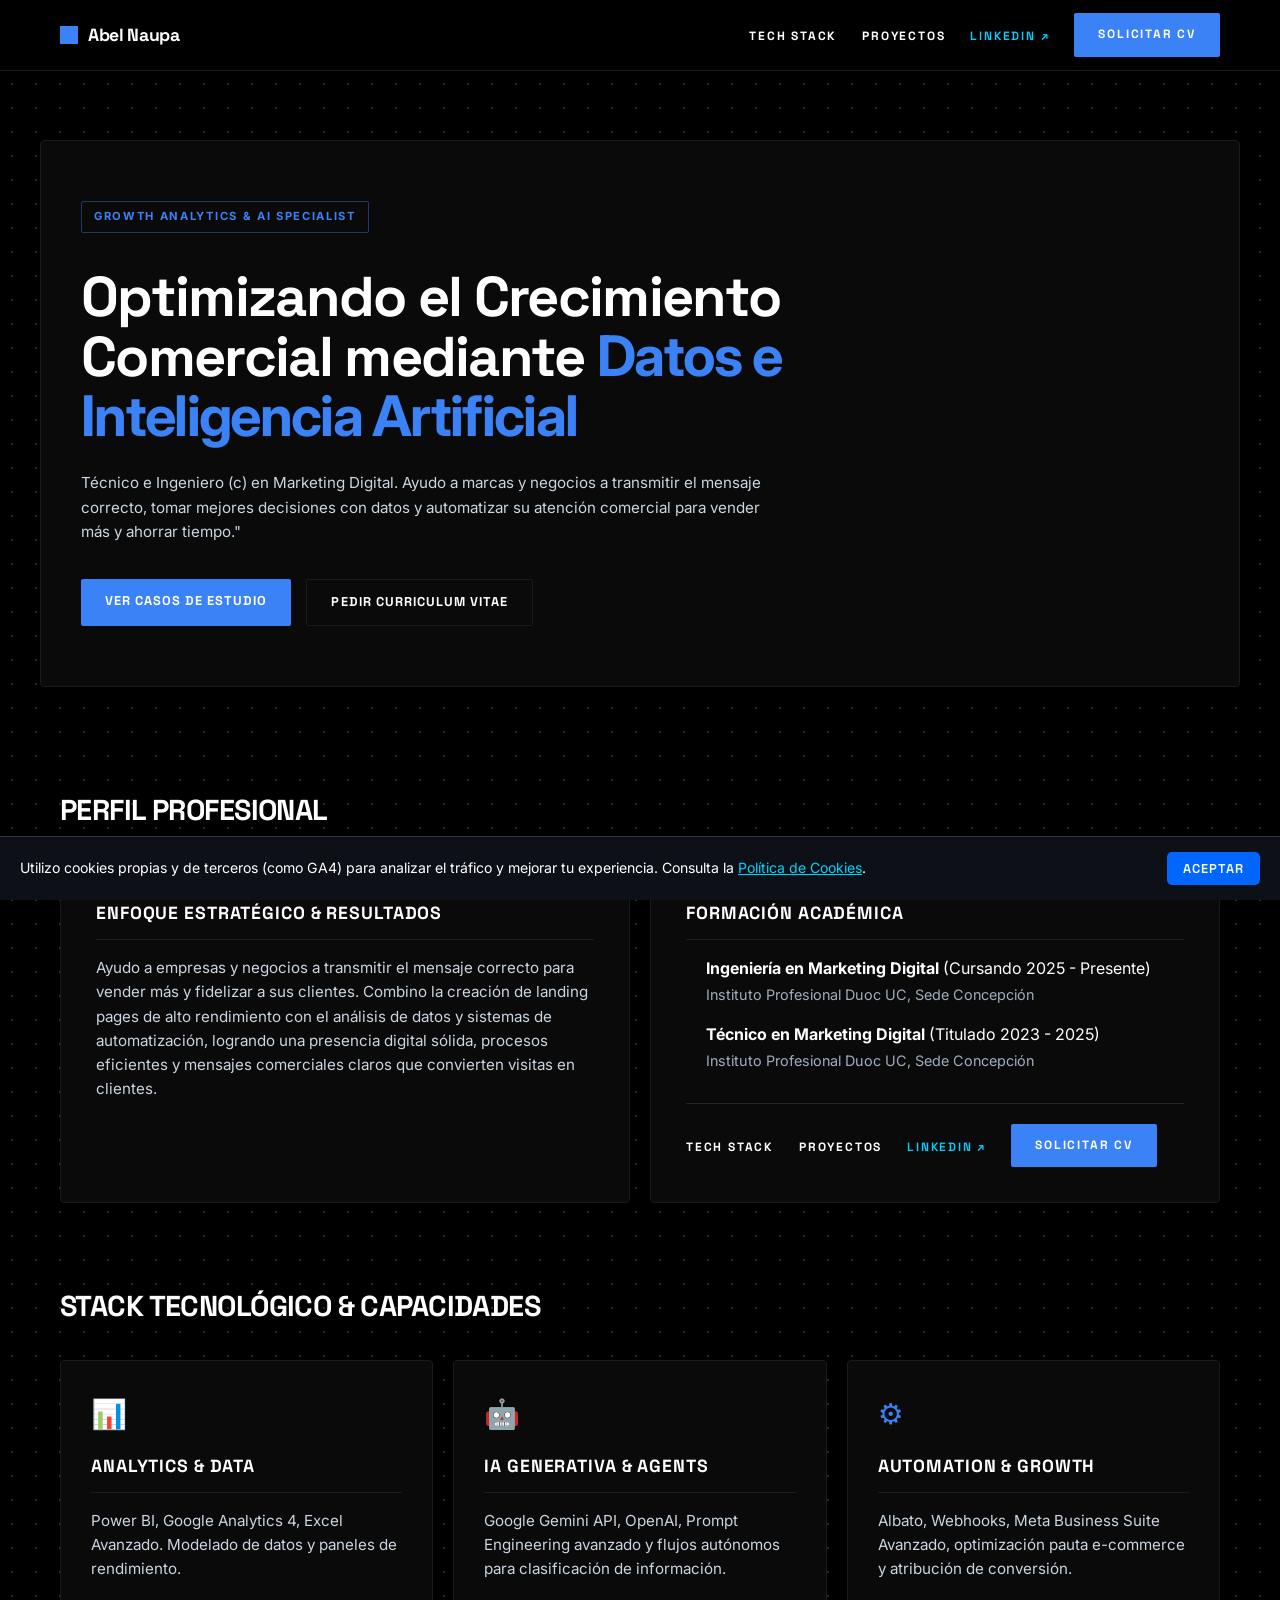
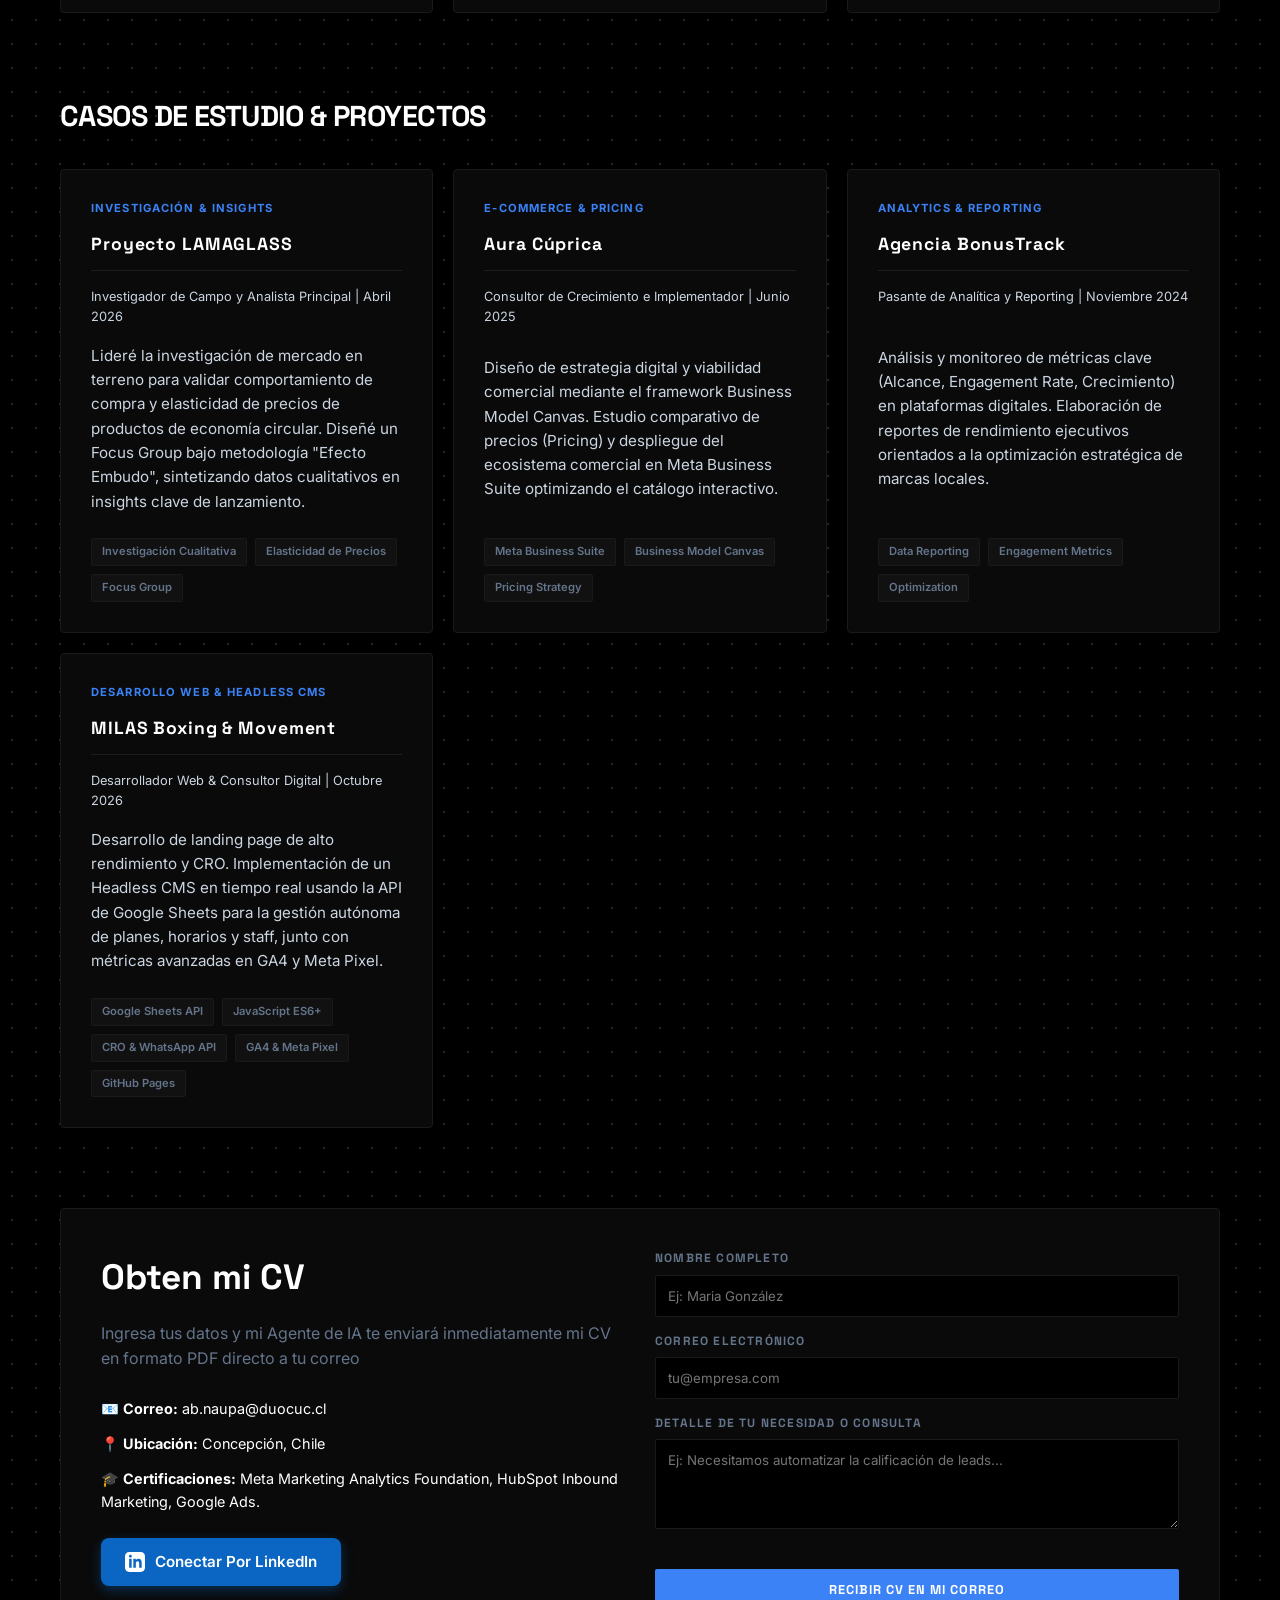
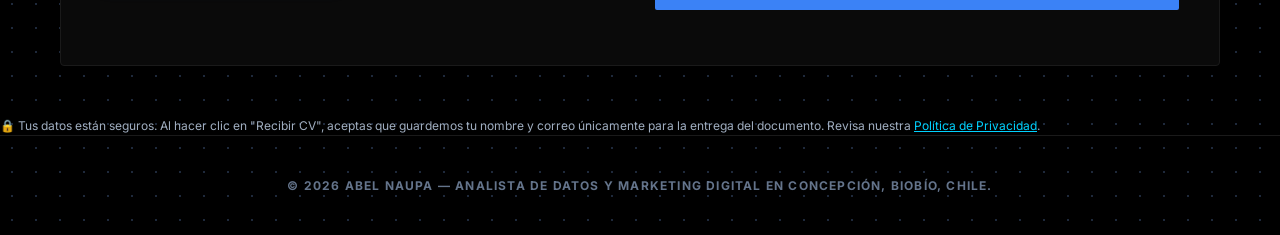
<file: index.html>
<!DOCTYPE html>
<html lang="es">
<head>
    <meta charset="UTF-8">
    <meta name="viewport" content="width=device-width, initial-scale=1.0">
    
    <!-- Etiquetas SEO Principales -->
    <title>Abel Naupa | Growth Analytics & AI Specialist</title>
    <meta name="description" content="Portafolio profesional de Abel Naupa. Especialista en Growth Analytics, optimización de pauta, Power BI, automatización con IA Generativa en Chile, Portafolio de Abel Naupa: Estudiante de Ingeniería en Marketing Digital en Duoc UC Concepción. Especialista en Power BI, GA4, Growth Marketing y automatización de procesos con IA.">
    <meta name="keywords" content="Abel Naupa, Growth Analytics, Marketing Digital Chile, Power BI, Agentes de IA, Albato, Gemini API, Concepción Analista de Marketing Digital, Especialista en Power BI, Consultor de Growth Marketing, Automatización con IA, GA4, Portafolio marketing digital Concepción Chile, IA Generativa aplicada a marketing, automatización comercial con Webhooks">
    <meta name="author" content="Abel Naupa">
    <meta name="robots" content="index, follow">

    <!-- Open Graph (Para que se vea elegante cuando compartas tu link por WhatsApp, LinkedIn o correo) -->
    <meta property="og:title" content="Abel Naupa | Analista de Marketing Digital & Automatización con IA">
    <meta property="og:description" content="Optimizando el Crecimiento Comercial mediante Datos e Inteligencia Artificial. Revisa mis proyectos y prueba el agente comercial Especialista en dashboards con Power BI, analítica en GA4 y flujos de automatización comercial. Explora mis proyectos y descarga mi CV..">
    <meta property="og:type" content="website">
    <meta property="og:locale" content="es_CL">

    <!-- Google Fonts & CSS -->
    <link rel="stylesheet" href="style.css">
    <link rel="preconnect" href="https://fonts.googleapis.com">
    <link rel="preconnect" href="https://fonts.gstatic.com" crossorigin>
    <link href="https://fonts.googleapis.com/css2?family=Inter:wght@300;400;600;800&display=swap" rel="stylesheet">
    
    <!-- Cloudflare Turnstile -->
    <script src="https://challenges.cloudflare.com/turnstile/v0/api.js" async defer></script>
</head>
<body>

<!-- Navegación -->
<nav class="navbar">
    <div class="container nav-container">
        <a href="#" class="logo" style="color: #ffffff !important; text-decoration: none;">Abel Naupa</a>
        <ul class="nav-links" style="list-style: none !important; display: flex; align-items: center; gap: 25px; margin: 0; padding: 0;">
            <li style="list-style: none !important;"><a href="#stack" style="color: #ffffff !important; text-decoration: none !important;">Tech Stack</a></li>
            <li style="list-style: none !important;"><a href="#proyectos" style="color: #ffffff !important; text-decoration: none !important;">Proyectos</a></li>
            <li style="list-style: none !important;"><a href="https://www.linkedin.com/in/abel-naupa-2a7902325/" target="_blank" rel="noopener noreferrer" style="color: #00d2ff !important; text-decoration: none !important; font-weight: 600;">LinkedIn ↗</a></li>
            <li style="list-style: none !important;"><a href="#contacto" class="btn-primary" style="white-space: nowrap !important;">Solicitar CV</a></li>
        </ul>
    </div>
</nav>
    <!-- Hero Section -->
    <header class="hero">
        <div class="container hero-content">
            <span class="badge">Growth Analytics & AI Specialist</span>
            <h1>Optimizando el Crecimiento Comercial mediante <span>Datos e Inteligencia Artificial</span></h1>
            <p>Técnico e Ingeniero (c) en Marketing Digital. Ayudo a marcas y negocios a transmitir el mensaje correcto, tomar mejores decisiones con datos y automatizar su atención comercial para vender más y ahorrar tiempo."</p>
            <div class="hero-buttons">
                <a href="#proyectos" class="btn-primary">Ver Casos de Estudio</a>
                <a href="#contacto" class="btn-secondary">Pedir Curriculum Vitae</a>
            </div>
        </div>
    </header>

    <!-- Sobre Mí -->
    <section id="sobre-mi" class="section">
        <div class="container">
            <h2 class="section-title">Perfil Profesional</h2>
            <div class="about-grid">
                <div class="about-card">
                 <h3>Enfoque Estratégico & Resultados</h3>
                    <p>Ayudo a empresas y negocios a transmitir el mensaje correcto para vender más y fidelizar a sus clientes. Combino la creación de landing pages de alto rendimiento con el análisis de datos y sistemas de automatización, logrando una presencia digital sólida, procesos eficientes y mensajes comerciales claros que convierten visitas en clientes.</p>
                    </div>
                <div class="about-card">
                    <h3>Formación Académica</h3>
                  <!-- Lista de Formación Académica -->
<ul class="academic-list" style="margin-bottom: 30px; padding-left: 20px;">
    <li style="margin-bottom: 15px;">
        <strong>Ingeniería en Marketing Digital</strong> (Cursando 2025 - Presente)<br>
        <span style="color: #a0aec0; font-size: 0.9em;">Instituto Profesional Duoc UC, Sede Concepción</span>
    </li>
    <li style="margin-bottom: 15px;">
        <strong>Técnico en Marketing Digital</strong> (Titulado 2023 - 2025)<br>
        <span style="color: #a0aec0; font-size: 0.9em;">Instituto Profesional Duoc UC, Sede Concepción</span>
    </li>
</ul>

<!-- Menú de Navegación Inferior Separado -->
<div style="border-top: 1px solid rgba(255, 255, 255, 0.1); padding-top: 20px; margin-top: 20px;">
            <ul class="nav-links" style="list-style: none !important; display: flex; align-items: center; gap: 25px; margin: 0; padding: 0;">
            <li style="list-style: none !important;"><a href="#stack" style="color: #ffffff !important; text-decoration: none !important;">Tech Stack</a></li>
            <li style="list-style: none !important;"><a href="#proyectos" style="color: #ffffff !important; text-decoration: none !important;">Proyectos</a></li>
            <li style="list-style: none !important;"><a href="https://www.linkedin.com/in/abel-naupa-2a7902325/" target="_blank" rel="noopener noreferrer" style="color: #00d2ff !important; text-decoration: none !important; font-weight: 600;">LinkedIn ↗</a></li>
            <li style="list-style: none !important;"><a href="#contacto" class="btn-primary" style="white-space: nowrap !important;">Solicitar CV</a></li>
        </ul>
</div>
                </div>
            </div>
        </div>
    </section>

    <!-- Stack Tecnológico -->
    <section id="stack" class="section bg-light">
        <div class="container">
            <h2 class="section-title">Stack Tecnológico & Capacidades</h2>
            <div class="stack-grid">
                <div class="stack-card">
                    <div class="icon">📊</div>
                    <h3>Analytics & Data</h3>
                    <p> Power BI, Google Analytics 4, Excel Avanzado. Modelado de datos y paneles de rendimiento.</p>
                </div>
                <div class="stack-card">
                    <div class="icon">🤖</div>
                    <h3>IA Generativa & Agents</h3>
                    <p>Google Gemini API, OpenAI, Prompt Engineering avanzado y flujos autónomos para clasificación de información.</p>
                </div>
                <div class="stack-card">
                    <div class="icon">⚙️</div>
                    <h3>Automation & Growth</h3>
                    <p>Albato, Webhooks, Meta Business Suite Avanzado, optimización pauta e-commerce y atribución de conversión.</p>
                </div>
            </div>
        </div>
    </section>

<!-- Proyectos / Casos de Estudio -->
    <section id="proyectos" class="section">
        <div class="container">
            <h2 class="section-title">Casos de Estudio & Proyectos</h2>
            <div class="projects-grid">
                
                <!-- Proyecto 1 -->
                <article class="project-card">
                    <div class="project-tag">Investigación & Insights</div>
                    <h3>Proyecto LAMAGLASS</h3>
                    <p class="role">Investigador de Campo y Analista Principal | Abril 2026</p>
                    <p>Lideré la investigación de mercado en terreno para validar comportamiento de compra y elasticidad de precios de productos de economía circular. Diseñé un Focus Group bajo metodología "Efecto Embudo", sintetizando datos cualitativos en insights clave de lanzamiento.</p>
                    <div class="project-tech">
                        <span>Investigación Cualitativa</span>
                        <span>Elasticidad de Precios</span>
                        <span>Focus Group</span>
                    </div>
                </article>

                <!-- Proyecto 2 -->
                <article class="project-card">
                    <div class="project-tag">E-commerce & Pricing</div>
                    <h3>Aura Cúprica</h3>
                    <p class="role">Consultor de Crecimiento e Implementador | Junio 2025</p>
                    <p>Diseño de estrategia digital y viabilidad comercial mediante el framework Business Model Canvas. Estudio comparativo de precios (Pricing) y despliegue del ecosistema comercial en Meta Business Suite optimizando el catálogo interactivo.</p>
                    <div class="project-tech">
                        <span>Meta Business Suite</span>
                        <span>Business Model Canvas</span>
                        <span>Pricing Strategy</span>
                    </div>
                </article>

                <!-- Proyecto 3 -->
                <article class="project-card">
                    <div class="project-tag">Analytics & Reporting</div>
                    <h3>Agencia BonusTrack</h3>
                    <p class="role">Pasante de Analítica y Reporting | Noviembre 2024</p>
                    <p>Análisis y monitoreo de métricas clave (Alcance, Engagement Rate, Crecimiento) en plataformas digitales. Elaboración de reportes de rendimiento ejecutivos orientados a la optimización estratégica de marcas locales.</p>
                    <div class="project-tech">
                        <span>Data Reporting</span>
                        <span>Engagement Metrics</span>
                        <span>Optimization</span>
                    </div>
                </article>

                <!-- Proyecto 4: MILAS Boxing -->
                <article class="project-card">
                    <div class="project-tag">Desarrollo Web & Headless CMS</div>
                    <h3>MILAS Boxing & Movement</h3>
                    <p class="role">Desarrollador Web & Consultor Digital | Octubre 2026</p>
                    <p>Desarrollo de landing page de alto rendimiento y CRO. Implementación de un Headless CMS en tiempo real usando la API de Google Sheets para la gestión autónoma de planes, horarios y staff, junto con métricas avanzadas en GA4 y Meta Pixel.</p>
                    <div class="project-tech">
                        <span>Google Sheets API</span>
                        <span>JavaScript ES6+</span>
                        <span>CRO & WhatsApp API</span>
                        <span>GA4 & Meta Pixel</span>
                        <span>GitHub Pages</span>
                    </div>
                </article>

            </div> <!-- Cierre correcto de projects-grid -->
        </div>
    </section>
    <!-- Sección de Formulario Inteligente  -->
    <section id="contacto" class="section bg-dark">
        <div class="container">
            <div class="contact-wrapper">
                <div class="contact-info">
                    <h2>Obten mi CV</h2>
                    <p>Ingresa tus datos y mi Agente de IA te enviará inmediatamente mi CV en formato PDF directo a tu correo</p>
                   <div class="contact-info">
    
    <ul class="contact-details">
        <li>📧 <strong>Correo:</strong> ab.naupa@duocuc.cl</li>
        <li>📍 <strong>Ubicación:</strong> Concepción, Chile</li>
        <li>🎓 <strong>Certificaciones:</strong> Meta Marketing Analytics Foundation, HubSpot Inbound Marketing, Google Ads.</li>
    </ul>

    <!-- Botón Destacado e Intuitivo de LinkedIn -->
    <div style="margin-top: 25px;">
    <a href="https://www.linkedin.com/in/abel-naupa-2a7902325/" target="_blank" rel="noopener noreferrer" style="display: inline-flex; align-items: center; gap: 10px; background-color: #0a66c2 !important; color: #ffffff !important; padding: 12px 24px; border-radius: 8px; font-weight: 600; font-size: 0.95rem; text-decoration: none !important; box-shadow: 0 4px 12px rgba(10, 102, 194, 0.4);">
        <svg xmlns="http://www.w3.org/2000/svg" width="20" height="20" viewBox="0 0 24 24" fill="#ffffff"><path d="M19 0h-14c-2.761 0-5 2.239-5 5v14c0 2.761 2.239 5 5 5h14c2.762 0 5-2.239 5-5v-14c0-2.761-2.238-5-5-5zm-11 19h-3v-11h3v11zm-1.5-12.268c-.966 0-1.75-.79-1.75-1.764s.784-1.764 1.75-1.764 1.75.79 1.75 1.764-.783 1.764-1.75 1.764zm13.5 12.268h-3v-5.604c0-3.368-4-3.113-4 0v5.604h-3v-11h3v1.765c1.396-2.586 7-2.777 7 2.476v6.759z"/></svg>
        Conectar Por LinkedIn
    </a>
</div>
</div>
                </div>
                <!-- Campo trampa invisible para bots -->
                <form id="ai-form" class="contact-form">
                 <input type="text" name="website" id="honeypot" style="display:none !important;" tabindex="-1" autocomplete="off">
                    <div class="form-group">
                        <label for="nombre">Nombre Completo</label>
                        <input type="text" id="nombre" name="nombre" required placeholder="Ej: Maria González">
                    </div>
                    <div class="form-group">
                        <label for="email">Correo Electrónico</label>
                        <input type="email" id="email" name="email" required placeholder="tu@empresa.com">
                    </div>
                    <div class="form-group">
                        <label for="mensaje">Detalle de tu necesidad o consulta</label>
                        <textarea id="mensaje" name="mensaje" rows="4" required placeholder="Ej: Necesitamos automatizar la calificación de leads..."></textarea>
                    </div>
                     <div class="cf-turnstile" data-sitekey="0x4AAAAAAFC4llNG4Z_oxNs-"></div>
                    <button type="submit" class="btn-primary btn-block" id="btn-submit">Recibir CV en mi correo </button>
                    <div id="form-response" class="form-status"></div>
                </form>
            </div>
        </div>
    </section>
    <p style="font-size: 0.75rem; color: #a0aec0; margin-top: 10px;">
  🔒 Tus datos están seguros. Al hacer clic en "Recibir CV", aceptas que guardemos tu nombre y correo únicamente para la entrega del documento. Revisa nuestra <a href="privacidad.html" style="color: #00d2ff;">Política de Privacidad</a>.
</p>

    <!-- Footer -->
    <footer class="footer">
        <div class="container">
            <p>© 2026 Abel Naupa — Analista de Datos y Marketing Digital en Concepción, Biobío, Chile. </p>
        </div>
    </footer>

    <script src="script.js"></script>
    <!-- Banner de Cookies -->
<div id="cookie-banner" style="position: fixed; bottom: 0; left: 0; right: 0; background: #0d1117; color: #fff; padding: 15px 20px; border-top: 1px solid #30363d; display: flex; justify-content: space-between; align-items: center; z-index: 9999; flex-wrap: wrap; gap: 10px;">
  <p style="margin: 0; font-size: 0.88rem;">
    Utilizo cookies propias y de terceros (como GA4) para analizar el tráfico y mejorar tu experiencia. Consulta la <a href="privacidad.html" style="color: #00d2ff;">Política de Cookies</a>.
  </p>
  <div>
    <button onclick="acceptCookies()" style="background: #0066ff; color: #fff; border: none; padding: 8px 16px; border-radius: 5px; cursor: pointer; font-weight: 600;">Aceptar</button>
  </div>
</div>

<script>
  function acceptCookies() {
    localStorage.setItem('cookiesAccepted', 'true');
    document.getElementById('cookie-banner').style.display = 'none';
  }

  if (localStorage.getItem('cookiesAccepted') === 'true') {
    document.getElementById('cookie-banner').style.display = 'none';
  }
</script>
</body>
</html>
</file>
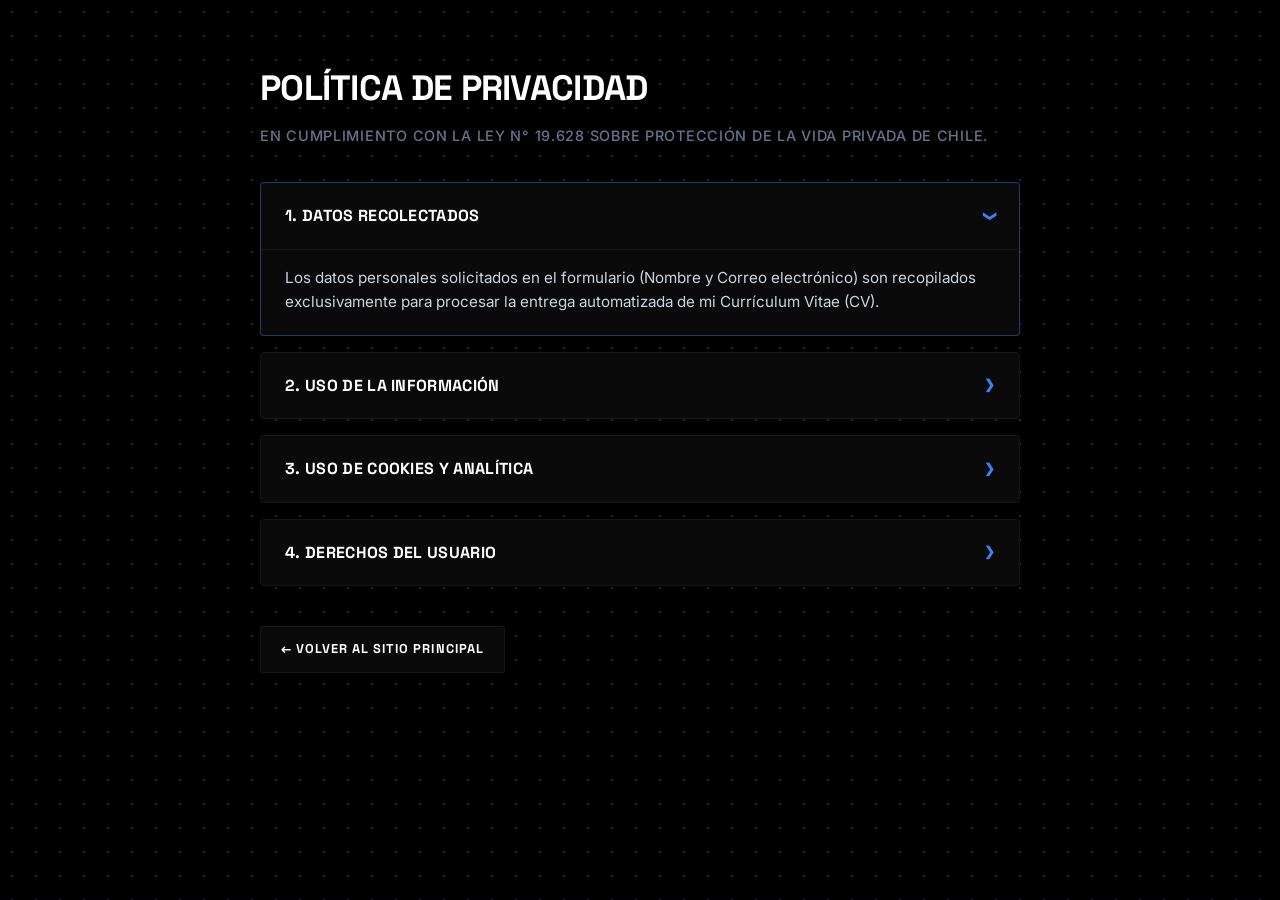
<file: privacidad.html>
<!DOCTYPE html>
<html lang="es">
<head>
    <meta charset="UTF-8">
    <meta name="viewport" content="width=device-width, initial-scale=1.0">
    <title>Política de Privacidad | Abel Naupa</title>
    <!-- Fuentes oficial del sitio principal -->
    <link rel="preconnect" href="https://fonts.googleapis.com">
    <link rel="preconnect" href="https://fonts.gstatic.com" crossorigin>
    <link href="https://fonts.googleapis.com/css2?family=Inter:wght@400;500;600;700&family=Space+Grotesk:wght@500;700&display=swap" rel="stylesheet">

    <style>
        :root {
            --bg-dark: #000000;
            --bg-card: #0a0a0a;
            --border-color: #171717;
            --primary: #3b82f6;
            --primary-hover: #2563eb;
            --text-main: #ffffff;
            --text-body: #cbd5e1;
            --text-muted: #64748b;
        }

        * {
            margin: 0;
            padding: 0;
            box-sizing: border-box;
            font-family: 'Inter', system-ui, -apple-system, sans-serif;
        }

        body { 
            background-color: var(--bg-dark); 
            color: var(--text-main); 
            padding: 60px 20px; 
            max-width: 800px; 
            margin: 0 auto; 
            line-height: 1.6; 
            -webkit-font-smoothing: antialiased;
            background-image: radial-gradient(#1e293b 1px, transparent 1px);
            background-size: 24px 24px;
        }

        h1 { 
            font-family: 'Space Grotesk', sans-serif;
            font-size: 2.2rem;
            font-weight: 700;
            color: var(--text-main); 
            margin-bottom: 8px;
            letter-spacing: -0.02em;
            text-transform: uppercase;
        }

        .subtitle {
            font-size: 0.9rem;
            color: var(--text-muted);
            margin-bottom: 35px;
            text-transform: uppercase;
            letter-spacing: 0.05em;
            font-weight: 500;
        }

        /* Contenedor del Acordeón */
        .accordion {
            display: flex;
            flex-direction: column;
            gap: 16px;
            margin-bottom: 40px;
        }

        /* Tarjeta desplegable Matte */
        details {
            background-color: var(--bg-card);
            border: 1px solid var(--border-color);
            border-radius: 4px;
            overflow: hidden;
            transition: border-color 0.2s ease, background-color 0.2s ease;
        }

        details[open] {
            border-color: rgba(59, 130, 246, 0.4);
        }

        /* Título con flecha */
        summary {
            padding: 20px 24px;
            font-family: 'Space Grotesk', sans-serif;
            font-weight: 700;
            font-size: 1rem;
            cursor: pointer;
            list-style: none;
            display: flex;
            justify-content: space-between;
            align-items: center;
            color: var(--text-main);
            user-select: none;
            letter-spacing: 0.02em;
            text-transform: uppercase;
        }

        summary::-webkit-details-marker {
            display: none;
        }

        /* Flecha personalizada con el color primario */
        summary::after {
            content: "❯";
            font-size: 0.8rem;
            color: var(--primary);
            transition: transform 0.2s ease;
        }

        /* Rotación de la flecha al abrir */
        details[open] summary::after {
            transform: rotate(90deg);
        }

        summary:hover {
            background-color: rgba(255, 255, 255, 0.02);
        }

        /* Contenido interno */
        .content {
            padding: 0 24px 20px 24px;
            color: var(--text-body);
            border-top: 1px solid rgba(255, 255, 255, 0.05);
            font-size: 0.95rem;
            padding-top: 16px;
        }

        .content strong {
            color: #ffffff;
        }

        /* Botón de volver con estilo industrial */
        .btn-back {
            display: inline-flex;
            align-items: center;
            gap: 8px;
            font-family: 'Space Grotesk', sans-serif;
            color: var(--text-main);
            text-decoration: none;
            font-weight: 700;
            font-size: 0.8rem;
            letter-spacing: 0.08em;
            text-transform: uppercase;
            padding: 12px 20px;
            border: 1px solid var(--border-color);
            background: var(--bg-card);
            border-radius: 2px;
            transition: all 0.2s ease;
        }

        .btn-back:hover {
            border-color: #333333;
            background: rgba(255, 255, 255, 0.03);
            color: var(--primary);
        }
    </style>
</head>
<body>

    <h1>Política de Privacidad</h1>
    <p class="subtitle">En cumplimiento con la Ley N° 19.628 sobre Protección de la Vida Privada de Chile.</p>

    <div class="accordion">

        <details open>
            <summary>1. Datos Recolectados</summary>
            <div class="content">
                <p>Los datos personales solicitados en el formulario (Nombre y Correo electrónico) son recopilados exclusivamente para procesar la entrega automatizada de mi Currículum Vitae (CV).</p>
            </div>
        </details>

        <details>
            <summary>2. Uso de la Información</summary>
            <div class="content">
                <p>Tus datos son procesados mediante integraciones seguras (Make y Gmail) con el único fin de responder a tu solicitud. <strong>No venderemos, compartiremos ni cederemos tus datos a ningún tercero.</strong></p>
            </div>
        </details>

        <details>
            <summary>3. Uso de Cookies y Analítica</summary>
            <div class="content">
                <p>Este sitio utiliza cookies técnicas y analíticas (como Google Analytics 4) para medir el tráfico y mejorar la experiencia de navegación. No almacenamos información personal sensible mediante cookies.</p>
            </div>
        </details>

        <details>
            <summary>4. Derechos del Usuario</summary>
            <div class="content">
                <p>Puedes solicitar la modificación o eliminación definitiva de tus datos personales de nuestros registros en cualquier momento enviando un correo a <strong>ab.naupa@duocuc.cl</strong>.</p>
            </div>
        </details>

    </div>

    <a href="index.html" class="btn-back">← Volver al sitio principal</a>

</body>
</html>
</file>
<file: style.css>
@import url('https://fonts.googleapis.com/css2?family=Inter:wght@400;500;600;700&family=Space+Grotesk:wght@500;700&display=swap');

:root {
    --bg-dark: #000000;
    --bg-card: #0a0a0a;
    --border-color: #1a1a1a;
    --primary: #3b82f6;
    --primary-hover: #2563eb;
    --accent: #3b82f6;
    --text-main: #ffffff;       /* Blanco puro para Títulos */
    --text-body: #cbd5e1;       /* Gris claro brillante e ideal para párrafos */
    --text-muted: #64748b;      /* Gris medio para etiquetas/metadatos */
    --bg-light: #0a0a0a;
    --text-dark: #ffffff;
}

/* 1. Selector global arreglado (con asterisco) */
* {
    margin: 0;
    padding: 0;
    box-sizing: border-box;
    font-family: 'Inter', system-ui, -apple-system, sans-serif;
}

body {
    background-color: var(--bg-dark);
    color: var(--text-main);
    line-height: 1.6;
    -webkit-font-smoothing: antialiased;
    background-image: radial-gradient(#1e293b 1px, transparent 1px);
    background-size: 24px 24px;
}

.container {
    max-width: 1200px;
    margin: 0 auto;
    padding: 0 20px;
}

/* Header & Navbar */
.navbar {
    background: rgba(0, 0, 0, 0.9);
    backdrop-filter: blur(12px);
    position: fixed;
    width: 100%;
    top: 0;
    z-index: 1000;
    border-bottom: 1px solid var(--border-color);
}

.nav-container {
    display: flex;
    justify-content: space-between;
    align-items: center;
    height: 70px;
}

.logo {
    font-family: 'Space Grotesk', sans-serif !important;
    font-size: 1.1rem;
    font-weight: 700;
    color: #ffffff !important;
    text-decoration: none;
    letter-spacing: -0.02em;
    display: flex;
    align-items: center;
    gap: 10px;
}

.logo::before {
    content: '';
    display: inline-block;
    width: 18px;
    height: 18px;
    background-color: var(--primary);
}

.nav-links {
    display: flex;
    list-style: none !important;
    align-items: center;
    gap: 30px;
    margin: 0;
    padding: 0;
}

.nav-links li a,
.nav-links li a:visited,
.nav-links li a:active,
.nav-links li a:link {
    font-family: 'Space Grotesk', sans-serif !important;
    color: var(--text-muted) !important;
    text-decoration: none !important;
    font-size: 0.75rem;
    font-weight: 700;
    letter-spacing: 0.15em;
    text-transform: uppercase;
    transition: color 0.2s ease;
}

.nav-links li a:hover {
    color: var(--text-main) !important;
}

/* Botones con estilo uniforme */
.btn-primary, 
button, 
input[type="submit"] {
    font-family: 'Space Grotesk', sans-serif !important;
    background: var(--primary);
    color: #ffffff !important;
    padding: 12px 24px;
    border-radius: 2px;
    font-weight: 700;
    font-size: 0.8rem;
    letter-spacing: 0.08em;
    text-transform: uppercase;
    text-decoration: none;
    transition: background 0.2s;
    border: none;
    cursor: pointer;
    display: inline-block;
}

.btn-primary:hover,
button:hover,
input[type="submit"]:hover {
    background: var(--primary-hover);
}

.btn-secondary {
    font-family: 'Space Grotesk', sans-serif !important;
    border: 1px solid var(--border-color);
    background: transparent;
    color: var(--text-main);
    padding: 12px 24px;
    border-radius: 2px;
    text-decoration: none;
    font-weight: 700;
    font-size: 0.8rem;
    letter-spacing: 0.08em;
    text-transform: uppercase;
    transition: 0.2s;
    display: inline-block;
}

.btn-secondary:hover {
    border-color: #333333;
    background: rgba(255, 255, 255, 0.03);
}

/* Hero Section */
.hero {
    padding: 140px 0 60px;
    text-align: left;
}

.hero-content {
    background: var(--bg-card);
    border: 1px solid var(--border-color);
    padding: 60px 40px;
    border-radius: 4px;
}

.badge {
    display: inline-block;
    background: transparent;
    color: var(--primary);
    padding: 6px 12px;
    border-radius: 2px;
    font-size: 0.7rem;
    font-weight: 700;
    letter-spacing: 0.15em;
    text-transform: uppercase;
    border: 1px solid rgba(59, 130, 246, 0.4);
    margin-bottom: 20px;
}

.hero h1 {
    font-family: 'Space Grotesk', sans-serif !important;
    font-size: 3.5rem;
    line-height: 1.05;
    margin: 15px 0 25px;
    font-weight: 700;
    letter-spacing: -0.03em;
    color: #ffffff;
    max-width: 950px;
}

.hero h1 span {
    background: none;
    -webkit-text-fill-color: initial;
    color: var(--primary);
}

.hero p {
    color: var(--text-muted);
    max-width: 700px;
    margin: 0 0 35px;
    font-size: 1.05rem;
}

.hero-buttons {
    display: flex;
    justify-content: flex-start;
    gap: 15px;
}

/* Secciones Generales */
.section { 
    padding: 40px 0; 
}

.section-title {
    font-family: 'Space Grotesk', sans-serif !important;
    font-size: 1.8rem;
    font-weight: 700;
    letter-spacing: -0.02em;
    text-transform: uppercase;
    margin-bottom: 30px;
    color: #ffffff;
}

.section-title::after {
    display: none;
}

/* About Section */
.about-grid {
    display: grid;
    grid-template-columns: 1fr 1fr;
    gap: 20px;
}

.about-card {
    background: var(--bg-card);
    padding: 35px;
    border-radius: 4px;
    border: 1px solid var(--border-color);
}

.about-card h3 { 
    font-family: 'Space Grotesk', sans-serif !important;
    margin-bottom: 15px; 
    color: #ffffff;
    text-transform: uppercase;
    letter-spacing: 0.05em;
    font-size: 1.2rem;
}

.academic-list { list-style: none; }
.academic-list li { margin-bottom: 15px; }
.academic-list span { color: var(--text-muted); font-size: 0.85rem; }

/* Stack Section */
.bg-light { 
    background: transparent; 
    color: var(--text-main); 
}
.bg-light .section-title { color: #ffffff; }

.stack-grid {
    display: grid;
    grid-template-columns: repeat(3, 1fr);
    gap: 20px;
}

.stack-card {
    background: var(--bg-card);
    padding: 30px;
    border-radius: 4px;
    border: 1px solid var(--border-color);
    box-shadow: none;
}

.stack-card .icon { font-size: 1.8rem; margin-bottom: 15px; color: var(--primary); }
.stack-card h3 { 
    font-family: 'Space Grotesk', sans-serif !important;
    margin-bottom: 10px; 
    color: #ffffff; 
    text-transform: uppercase;
    font-size: 1.1rem;
}
.stack-card p { color: var(--text-muted); font-size: 0.9rem; }

/* Projects Section */
.projects-grid {
    display: grid;
    grid-template-columns: repeat(3, 1fr);
    gap: 20px;
}

.project-card {
    background: var(--bg-card);
    padding: 30px;
    border-radius: 4px;
    border: 1px solid var(--border-color);
    display: flex;
    flex-direction: column;
}

.project-tag {
    font-size: 0.7rem;
    color: var(--primary);
    font-weight: 700;
    text-transform: uppercase;
    letter-spacing: 0.1em;
    margin-bottom: 12px;
}

.project-card h3 { 
    font-family: 'Space Grotesk', sans-serif !important;
    font-size: 1.3rem; 
    margin-bottom: 6px; 
    color: #ffffff;
}

.project-card .role {
    font-size: 0.8rem;
    color: var(--text-muted);
    margin-bottom: 16px;
}

.project-card p {
    font-size: 0.9rem;
    color: var(--text-muted);
    flex-grow: 1;
    margin-bottom: 24px;
    line-height: 1.5;
}

.project-tech { display: flex; flex-wrap: wrap; gap: 8px; }

.project-tech span {
    background: #111111;
    border: 1px solid var(--border-color);
    padding: 4px 10px;
    border-radius: 2px;
    font-size: 0.7rem;
    font-weight: 600;
    color: var(--text-muted);
}

/* Contact Section */
.bg-dark { background: transparent; }

.contact-wrapper {
    display: grid;
    grid-template-columns: 1fr 1fr;
    gap: 30px;
    background: var(--bg-card);
    border: 1px solid var(--border-color);
    padding: 40px;
    border-radius: 4px;
}

.contact-info h2 { 
    font-family: 'Space Grotesk', sans-serif !important;
    font-size: 2.2rem; 
    margin-bottom: 15px; 
    color: #ffffff;
}

.contact-info p { color: var(--text-muted); margin-bottom: 25px; }
.contact-details { list-style: none; }
.contact-details li { margin-bottom: 12px; color: var(--text-main); font-size: 0.9rem; }

.contact-form {
    background: transparent;
    padding: 0;
    display: flex;
    flex-direction: column;
    gap: 15px;
}

.form-group { display: flex; flex-direction: column; gap: 6px; }

.form-group label { 
    font-family: 'Space Grotesk', sans-serif !important;
    font-size: 0.75rem; 
    font-weight: 700;
    text-transform: uppercase;
    letter-spacing: 0.1em;
    color: var(--text-muted); 
}

.form-group input, .form-group textarea {
    background: #000000;
    border: 1px solid var(--border-color);
    padding: 12px;
    border-radius: 2px;
    color: white;
    outline: none;
    font-family: 'Inter', sans-serif !important;
}

.form-group input:focus, .form-group textarea:focus {
    border-color: var(--primary);
}

.btn-block { width: 100%; margin-top: 10px; }

/* Botón de LinkedIn */
a.btn-linkedin,
a.btn-linkedin:visited,
a.btn-linkedin:active,
a.btn-linkedin:link {
    font-family: 'Space Grotesk', sans-serif !important;
    display: inline-flex !important;
    align-items: center !important;
    gap: 10px !important;
    background-color: var(--primary) !important;
    color: #ffffff !important;
    padding: 12px 24px !important;
    border-radius: 2px !important;
    font-weight: 700 !important;
    font-size: 0.8rem !important;
    letter-spacing: 0.08em !important;
    text-transform: uppercase !important;
    text-decoration: none !important;
    transition: all 0.2s ease !important;
    box-shadow: none !important;
}

a.btn-linkedin:hover {
    background-color: var(--primary-hover) !important;
    color: #ffffff !important;
    transform: none !important;
}

/* Footer */
.footer {
    text-align: center;
    padding: 40px 0;
    border-top: 1px solid var(--border-color);
    font-size: 0.75rem;
    font-weight: 700;
    letter-spacing: 0.1em;
    text-transform: uppercase;
    color: var(--text-muted);
}

/* Responsive */
@media (max-width: 768px) {
    .nav-links { display: none; }
    .hero { padding-top: 100px; }
    .hero h1 { font-size: 2.2rem; }
    .hero-content { padding: 30px 20px; }
    .about-grid, .stack-grid, .projects-grid, .contact-wrapper {
        grid-template-columns: 1fr !important;
        gap: 15px;
    }
    .contact-wrapper { padding: 25px; }
}

/* Corrección de contraste para el botón de Solicitar CV en el menú */
.nav-links li a.btn-primary,
.nav-links li a.btn-primary:visited,
.nav-links li a.btn-primary:link {
    color: #ffffff !important;
    font-weight: 700 !important;
}
/* Corrección de jerarquía visual y texto en tarjetas */
.about-card h3,
.stack-card h3,
.project-card h3 {
    color: #ffffff !important;
    font-size: 1.1rem;
    padding-bottom: 12px;
    margin-bottom: 16px;
    border-bottom: 1px solid rgba(255, 255, 255, 0.08); /* Línea separadora sutil */
    letter-spacing: 0.05em;
}

.about-card p,
.stack-card p,
.project-card p,
.hero p {
    color: var(--text-body) !important; /* Gris claro de alta legibilidad */
    font-family: 'Inter', sans-serif !important;
    font-size: 0.95rem;
    line-height: 1.6;
    font-weight: 400;
}
</file>
